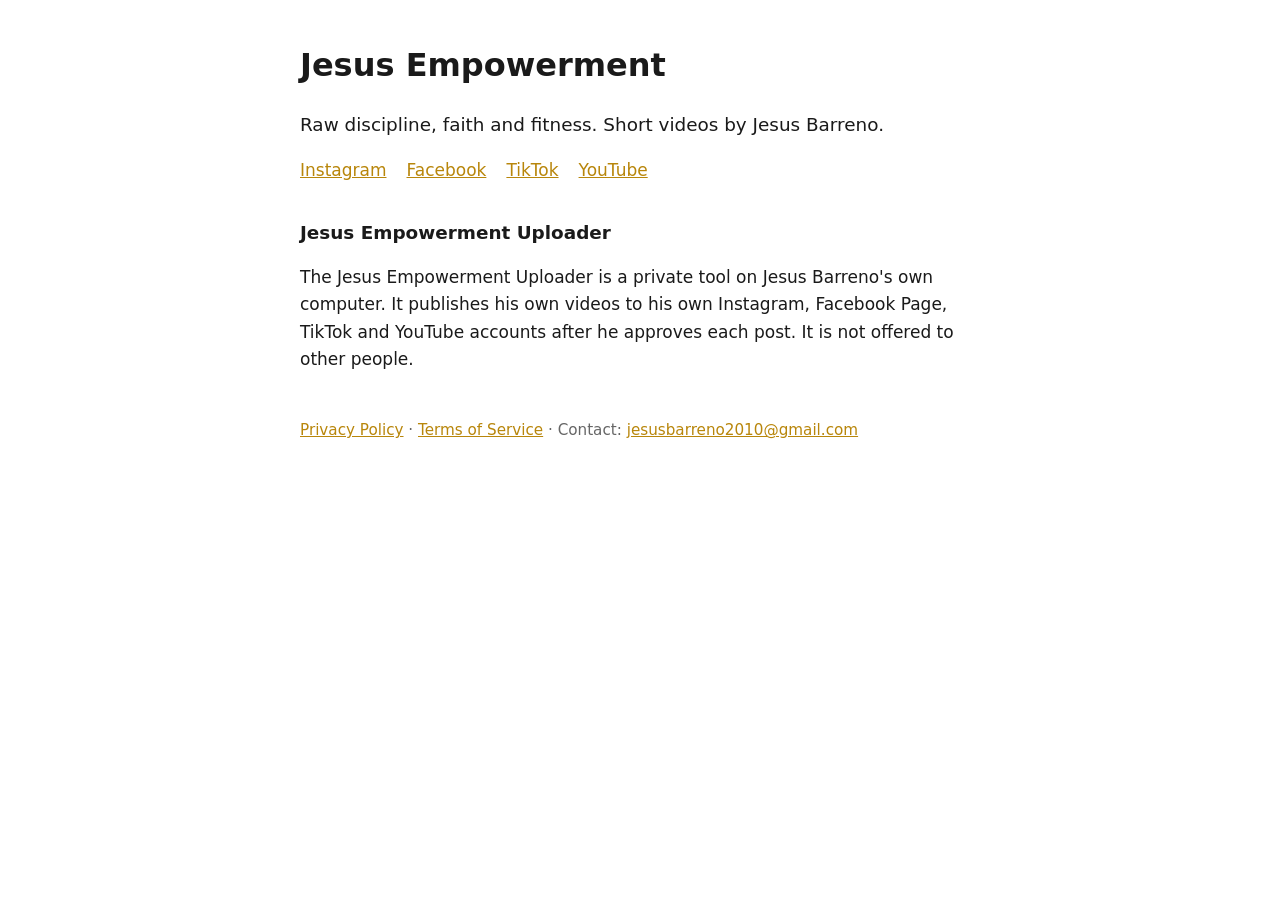
<file: index.html>
<!doctype html>
<html lang="en">
<head>
<meta charset="utf-8">
<meta name="viewport" content="width=device-width, initial-scale=1">
<title>Jesus Empowerment</title>
<meta name="description" content="Jesus Empowerment: discipline, faith and fitness videos by Jesus Barreno.">
<link rel="stylesheet" href="style.css">
</head>
<body>
<main>
  <h1>Jesus Empowerment</h1>
  <p class="lead">Raw discipline, faith and fitness. Short videos by Jesus Barreno.</p>
  <ul class="links">
    <li><a href="https://www.instagram.com/jesusempowerment/">Instagram</a></li>
    <li><a href="https://www.facebook.com/1313192948551142">Facebook</a></li>
    <li><a href="https://www.tiktok.com/@jesusempowerment">TikTok</a></li>
    <li><a href="https://www.youtube.com/channel/UChNLVVBA4ldLr9nwKwxcUBg">YouTube</a></li>
  </ul>
  <h2>Jesus Empowerment Uploader</h2>
  <p>The Jesus Empowerment Uploader is a private tool on Jesus Barreno's own computer. It publishes his own
     videos to his own Instagram, Facebook Page, TikTok and YouTube accounts after he approves each post.
     It is not offered to other people.</p>
  <footer><a href="privacy.html">Privacy Policy</a> · <a href="terms.html">Terms of Service</a> ·
    Contact: <a href="mailto:jesusbarreno2010@gmail.com">jesusbarreno2010@gmail.com</a></footer>
</main>
</body>
</html>
</file>
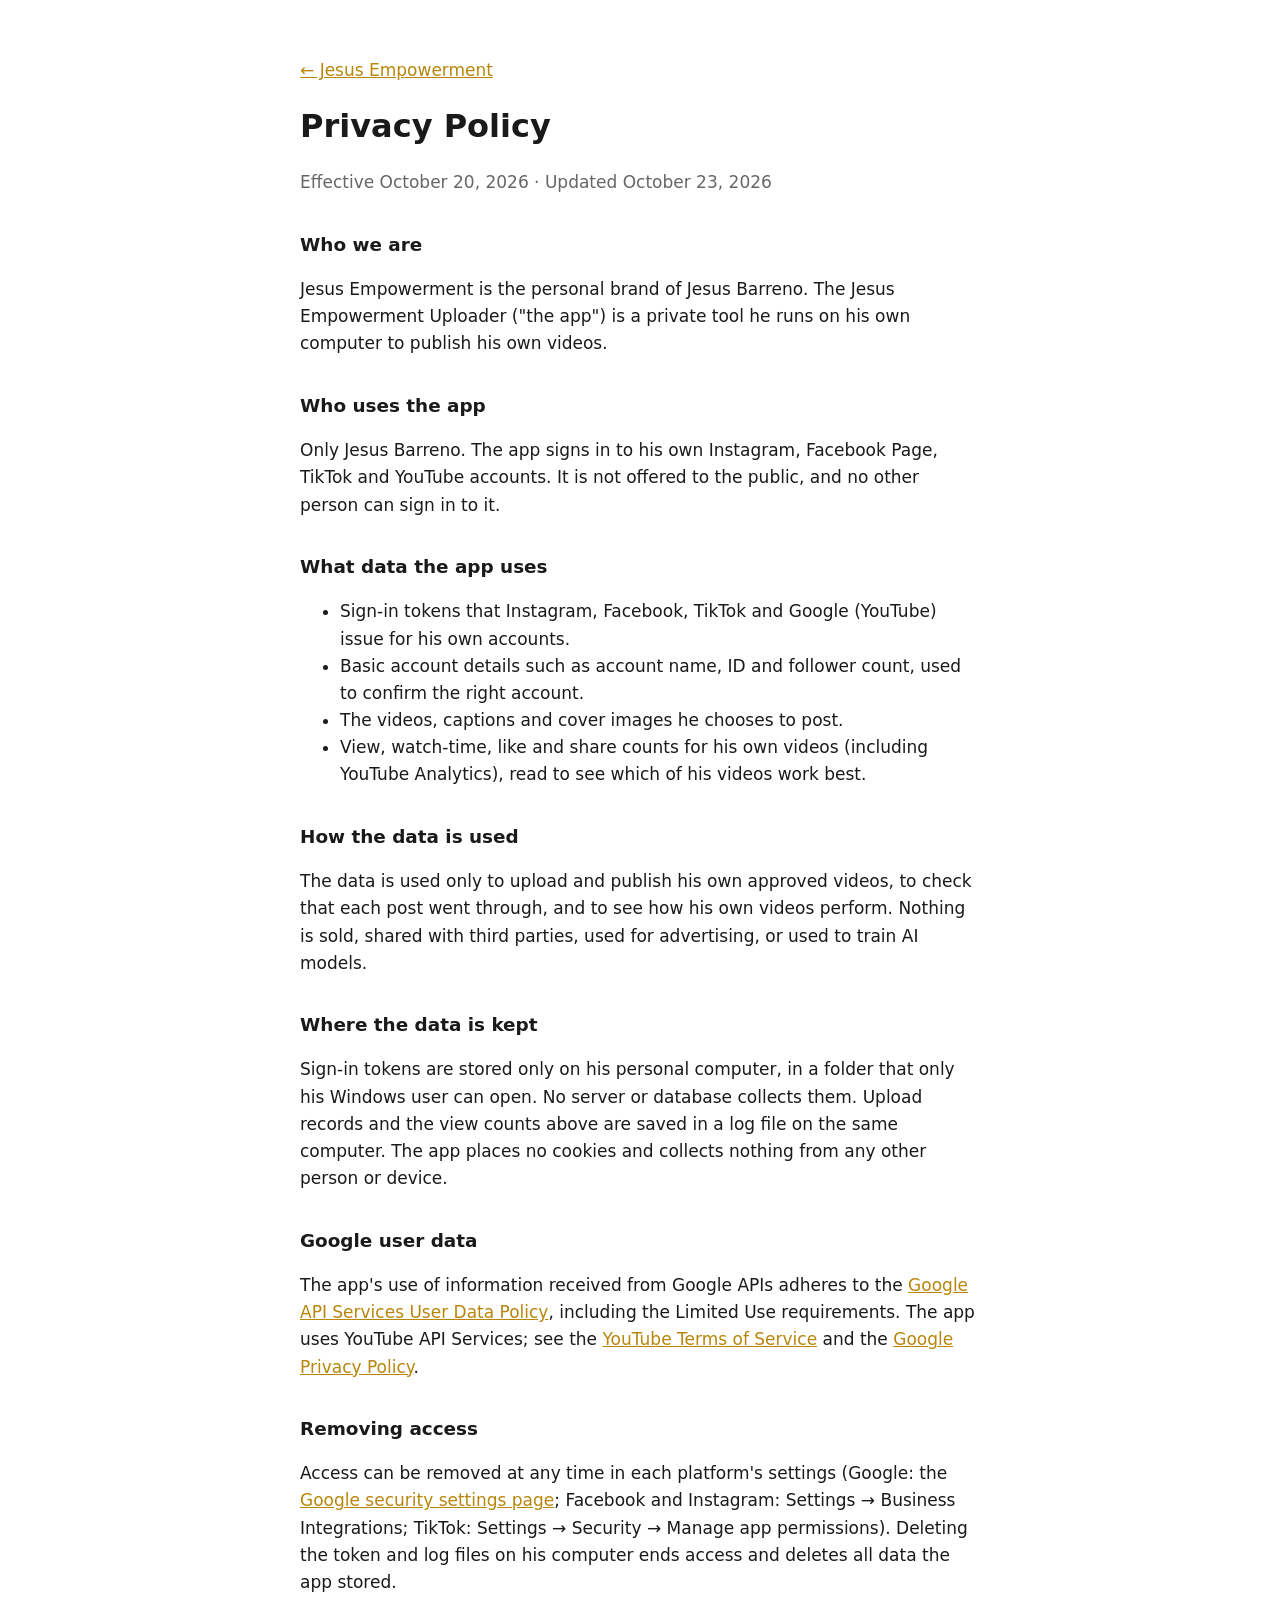
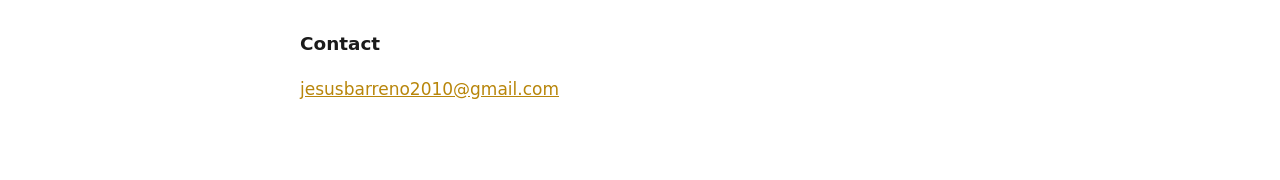
<file: privacy.html>
<!doctype html>
<html lang="en">
<head>
<meta charset="utf-8">
<meta name="viewport" content="width=device-width, initial-scale=1">
<title>Privacy Policy</title>
<link rel="stylesheet" href="style.css">
</head>
<body>
<main>
  <p><a href="index.html">← Jesus Empowerment</a></p>
  <h1>Privacy Policy</h1>
  <p class="muted">Effective October 20, 2026 · Updated October 23, 2026</p>

  <h2>Who we are</h2>
  <p>Jesus Empowerment is the personal brand of Jesus Barreno. The Jesus Empowerment Uploader ("the app") is a
     private tool he runs on his own computer to publish his own videos.</p>

  <h2>Who uses the app</h2>
  <p>Only Jesus Barreno. The app signs in to his own Instagram, Facebook Page, TikTok and YouTube accounts. It is
     not offered to the public, and no other person can sign in to it.</p>

  <h2>What data the app uses</h2>
  <ul>
    <li>Sign-in tokens that Instagram, Facebook, TikTok and Google (YouTube) issue for his own accounts.</li>
    <li>Basic account details such as account name, ID and follower count, used to confirm the right account.</li>
    <li>The videos, captions and cover images he chooses to post.</li>
    <li>View, watch-time, like and share counts for his own videos (including YouTube Analytics), read to see
        which of his videos work best.</li>
  </ul>

  <h2>How the data is used</h2>
  <p>The data is used only to upload and publish his own approved videos, to check that each post went
     through, and to see how his own videos perform. Nothing is sold, shared with third parties, used for advertising, or used to train AI models.</p>

  <h2>Where the data is kept</h2>
  <p>Sign-in tokens are stored only on his personal computer, in a folder that only his Windows user can open.
     No server or database collects them. Upload records and the view counts above are saved in a log file on
     the same computer. The app places no cookies and collects nothing from any other person or device.</p>

  <h2>Google user data</h2>
  <p>The app's use of information received from Google APIs adheres to the
     <a href="https://developers.google.com/terms/api-services-user-data-policy">Google API Services User Data
     Policy</a>, including the Limited Use requirements. The app uses YouTube API Services; see the
     <a href="https://www.youtube.com/t/terms">YouTube Terms of Service</a> and the
     <a href="https://policies.google.com/privacy">Google Privacy Policy</a>.</p>

  <h2>Removing access</h2>
  <p>Access can be removed at any time in each platform's settings (Google: the
     <a href="https://security.google.com/settings/security/permissions">Google security settings page</a>;
     Facebook and Instagram: Settings → Business Integrations; TikTok: Settings → Security → Manage app
     permissions). Deleting the token and log files on his computer ends access and deletes all data the app
     stored.</p>

  <h2>Contact</h2>
  <p><a href="mailto:jesusbarreno2010@gmail.com">jesusbarreno2010@gmail.com</a></p>
</main>
</body>
</html>
</file>
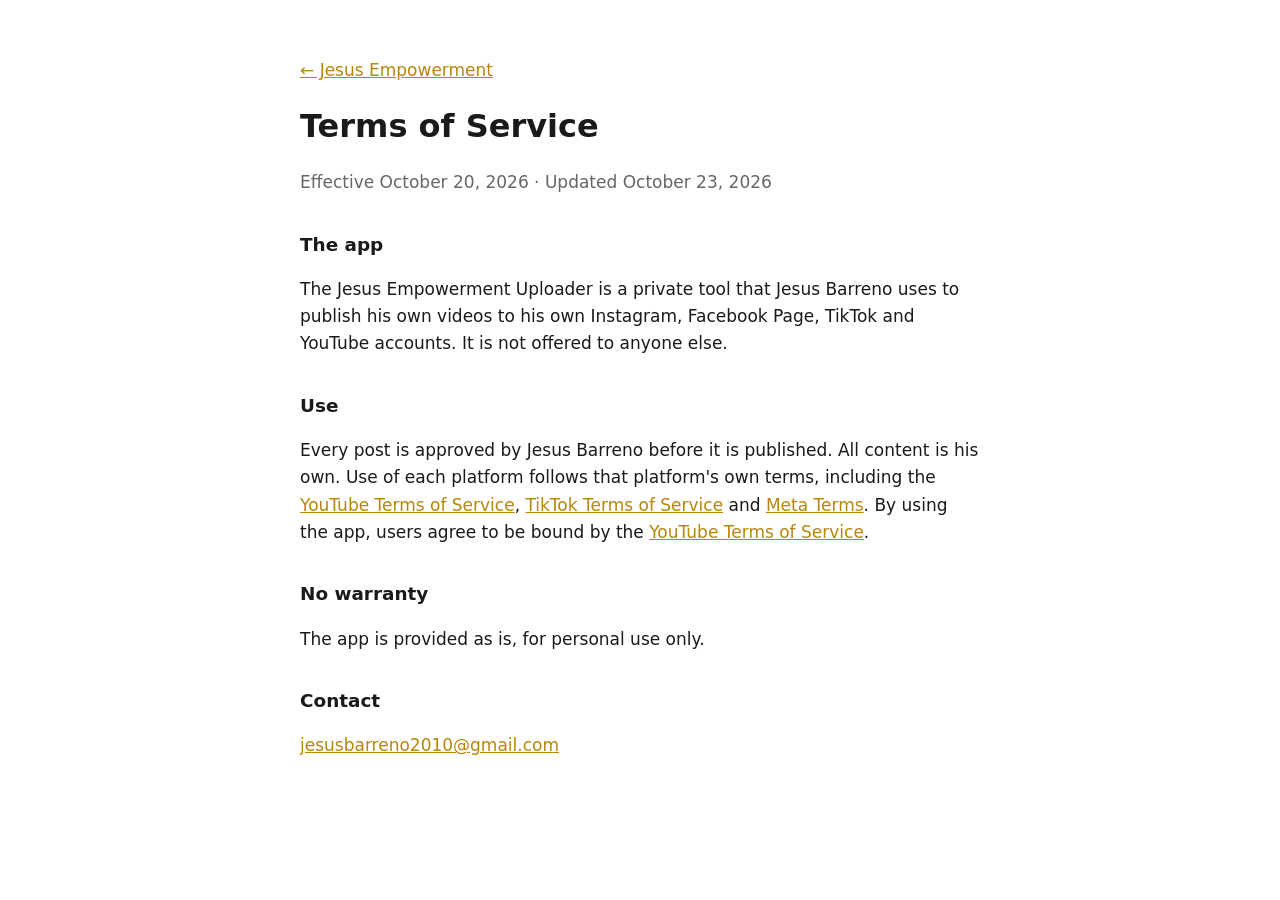
<file: terms.html>
<!doctype html>
<html lang="en">
<head>
<meta charset="utf-8">
<meta name="viewport" content="width=device-width, initial-scale=1">
<title>Terms of Service</title>
<link rel="stylesheet" href="style.css">
</head>
<body>
<main>
  <p><a href="index.html">← Jesus Empowerment</a></p>
  <h1>Terms of Service</h1>
  <p class="muted">Effective October 20, 2026 · Updated October 23, 2026</p>

  <h2>The app</h2>
  <p>The Jesus Empowerment Uploader is a private tool that Jesus Barreno uses to publish his own videos to his own
     Instagram, Facebook Page, TikTok and YouTube accounts. It is not offered to anyone else.</p>

  <h2>Use</h2>
  <p>Every post is approved by Jesus Barreno before it is published. All content is his own. Use of each
     platform follows that platform's own terms, including the
     <a href="https://www.youtube.com/t/terms">YouTube Terms of Service</a>,
     <a href="https://www.tiktok.com/legal/terms-of-service">TikTok Terms of Service</a> and
     <a href="https://www.facebook.com/terms">Meta Terms</a>. By using the app, users agree to be bound by the
     <a href="https://www.youtube.com/t/terms">YouTube Terms of Service</a>.</p>

  <h2>No warranty</h2>
  <p>The app is provided as is, for personal use only.</p>

  <h2>Contact</h2>
  <p><a href="mailto:jesusbarreno2010@gmail.com">jesusbarreno2010@gmail.com</a></p>
</main>
</body>
</html>
</file>
<file: style.css>
:root { --bg: #ffffff; --fg: #1a1a1a; --muted: #666; --accent: #b8860b; }
@media (prefers-color-scheme: dark) { :root { --bg: #111; --fg: #eee; --muted: #aaa; --accent: #e0b040; } }
body { margin: 0; background: var(--bg); color: var(--fg); font: 17px/1.6 system-ui, -apple-system, "Segoe UI", sans-serif; }
main { max-width: 680px; margin: 0 auto; padding: 40px 16px 60px; }
h1 { font-size: 2rem; margin: 0 0 .3em; }
h2 { font-size: 1.15rem; margin-top: 1.8em; }
a { color: var(--accent); }
.lead { font-size: 1.15rem; }
.muted { color: var(--muted); }
.links { list-style: none; padding: 0; display: flex; flex-wrap: wrap; gap: 10px 20px; }
footer { margin-top: 3em; color: var(--muted); font-size: .95rem; }
</file>
